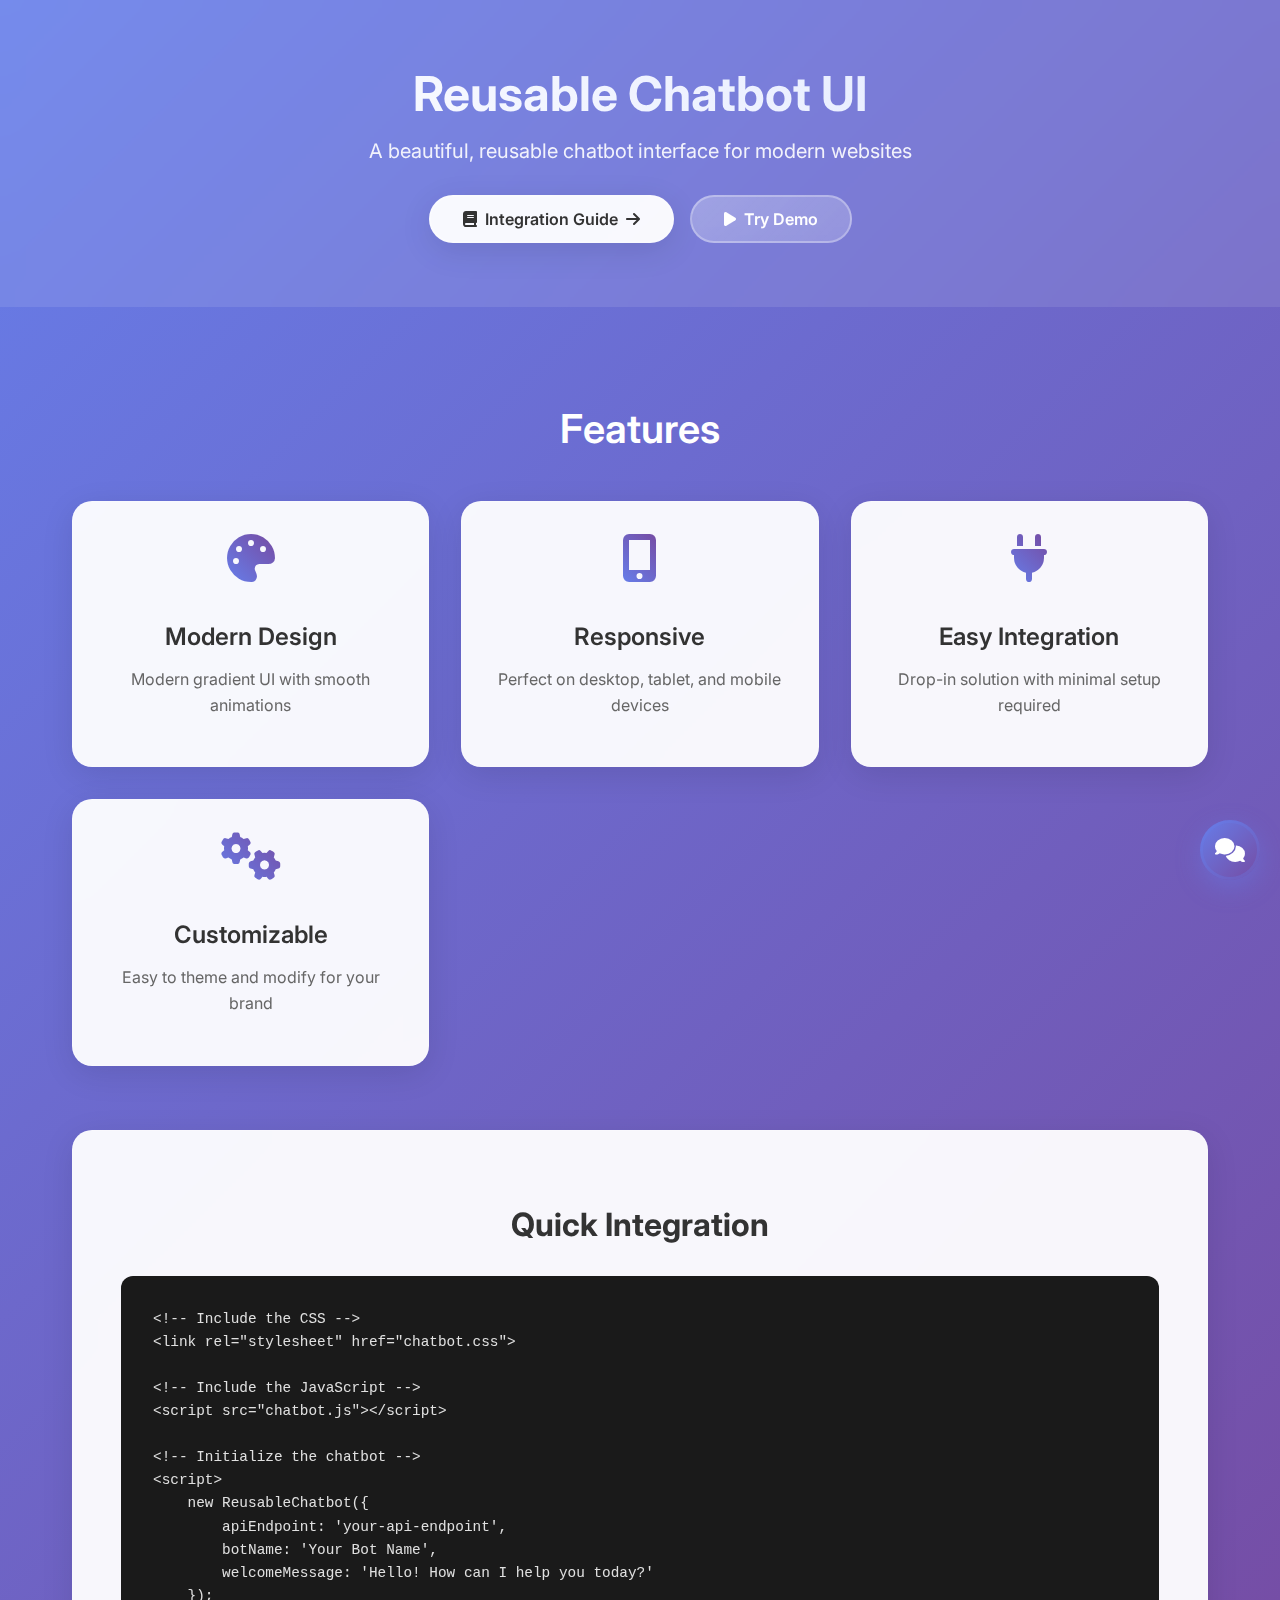
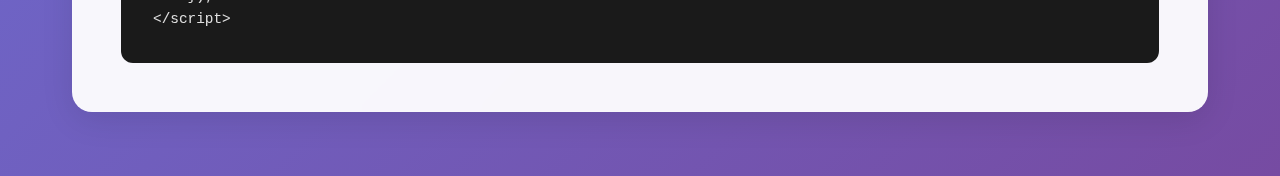
<file: index.html>
<!DOCTYPE html>
<html lang="en">
<head>
    <meta charset="UTF-8">
    <meta name="viewport" content="width=device-width, initial-scale=1.0">
    <title>Reusable Chatbot UI - Demo</title>
    <link rel="stylesheet" href="chatbot.css">
    <link href="https://fonts.googleapis.com/css2?family=Inter:wght@300;400;500;600;700&display=swap" rel="stylesheet">
    <link rel="stylesheet" href="https://cdnjs.cloudflare.com/ajax/libs/font-awesome/6.4.0/css/all.min.css">
</head>
<body>
    <!-- Demo Page Content -->
    <header class="demo-header">
        <div class="container">
            <h1>Reusable Chatbot UI</h1>
            <p>A beautiful, reusable chatbot interface for modern websites</p>
            <div class="header-actions">
                <a href="integration-guide.html" class="integration-guide-btn">
                    <i class="fas fa-book"></i>
                    <span>Integration Guide</span>
                    <i class="fas fa-arrow-right"></i>
                </a>
                <a href="#demo" class="demo-btn">
                    <i class="fas fa-play"></i>
                    <span>Try Demo</span>
                </a>
            </div>
        </div>
    </header>

    <main class="demo-content">
        <div class="container">
            <section class="features">
                <h2>Features</h2>
                <div class="feature-grid">
                    <div class="feature-card">
                        <i class="fas fa-palette"></i>
                        <h3>Modern Design</h3>
                        <p>Modern gradient UI with smooth animations</p>
                    </div>
                    <div class="feature-card">
                        <i class="fas fa-mobile-alt"></i>
                        <h3>Responsive</h3>
                        <p>Perfect on desktop, tablet, and mobile devices</p>
                    </div>
                    <div class="feature-card">
                        <i class="fas fa-plug"></i>
                        <h3>Easy Integration</h3>
                        <p>Drop-in solution with minimal setup required</p>
                    </div>
                    <div class="feature-card">
                        <i class="fas fa-cogs"></i>
                        <h3>Customizable</h3>
                        <p>Easy to theme and modify for your brand</p>
                    </div>
                </div>
            </section>

            <section class="integration" id="demo">
                <h2>Quick Integration</h2>
                <div class="code-block">
                    <pre><code>&lt;!-- Include the CSS --&gt;
&lt;link rel="stylesheet" href="chatbot.css"&gt;

&lt;!-- Include the JavaScript --&gt;
&lt;script src="chatbot.js"&gt;&lt;/script&gt;

&lt;!-- Initialize the chatbot --&gt;
&lt;script&gt;
    new ReusableChatbot({
        apiEndpoint: 'your-api-endpoint',
        botName: 'Your Bot Name',
        welcomeMessage: 'Hello! How can I help you today?'
    });
&lt;/script&gt;</code></pre>
                </div>
            </section>
        </div>
    </main>

    <!-- Reusable Chatbot Widget -->
    <div id="reusable-chatbot">
        <!-- Chatbot Toggle Button -->
        <div class="chatbot-toggle" id="chatbot-toggle">
            <i class="fas fa-comments"></i>
            <div class="pulse-ring"></div>
        </div>

        <!-- Chatbot Container -->
        <div class="chatbot-container" id="chatbot-container">
            <!-- Chatbot Header -->
            <div class="chatbot-header">
                <div class="bot-avatar">
                    <i class="fas fa-brain"></i>
                </div>
                <div class="bot-info">
                    <h3>AI Assistant</h3>
                    <span class="status">
                        <span class="status-dot"></span>
                        Online
                    </span>
                </div>
                <div class="chatbot-controls">
                    <button class="refresh-btn" id="refresh-btn" title="Clear chat">
                        <i class="fas fa-sync-alt"></i>
                    </button>
                    <button class="close-btn" id="close-btn">
                        <i class="fas fa-times"></i>
                    </button>
                </div>
            </div>

            <!-- Chatbot Messages -->
            <div class="chatbot-messages" id="chatbot-messages">
                <div class="message bot-message">
                    <div class="message-avatar">
                        <i class="fas fa-brain"></i>
                    </div>
                    <div class="message-content">
                        <div class="message-bubble">
                            Hello! 👋 I'm your AI assistant. How can I help you today?
                        </div>
                        <div class="message-time">just now</div>
                    </div>
                </div>
            </div>

            <!-- Typing Indicator -->
            <div class="typing-indicator" id="typing-indicator">
                <div class="message-avatar">
                    <i class="fas fa-brain"></i>
                </div>
                <div class="typing-bubble">
                    <div class="typing-dots">
                        <span></span>
                        <span></span>
                        <span></span>
                    </div>
                </div>
            </div>

            <!-- Chatbot Input -->
            <div class="chatbot-input">
                <div class="input-container">
                    <input type="text" id="message-input" placeholder="Type your message..." maxlength="500">
                    <div class="input-actions">
                        <button class="emoji-btn" id="emoji-btn">
                            <i class="far fa-smile"></i>
                        </button>
                        <button class="send-btn" id="send-btn">
                            <i class="fas fa-paper-plane"></i>
                        </button>
                    </div>
                </div>
                <div class="input-footer">
                    <span class="powered-by">Created by Abdul Manan</span>
                </div>
            </div>
        </div>
    </div>

    <script src="chatbot.js"></script>
    <script>
        // Initialize the demo chatbot
        document.addEventListener('DOMContentLoaded', function() {
            new ReusableChatbot({
                botName: 'AI Assistant',
                welcomeMessage: 'Hello! 👋 I\'m your AI assistant. How can I help you today?',
                responses: {
                    'hello': 'Hello there! How can I assist you today?',
                    'hi': 'Hi! What can I help you with?',
                    'help': 'I\'m here to help! You can ask me questions about our services, products, or anything else you\'d like to know.',
                    'features': 'This chatbot features a modern design, responsive layout, smooth animations, and easy integration!',
                    'default': 'I understand you\'re saying "{message}". This is a demo chatbot, so I have limited responses. In a real implementation, this would connect to your AI service!'
                }
            });

            // Smooth scroll for demo button
            const demoBtn = document.querySelector('.demo-btn');
            if (demoBtn) {
                demoBtn.addEventListener('click', function(e) {
                    e.preventDefault();
                    const target = document.querySelector('#demo');
                    if (target) {
                        target.scrollIntoView({
                            behavior: 'smooth',
                            block: 'start'
                        });
                    }
                });
            }
        });
    </script>
</body>
</html>
</file>
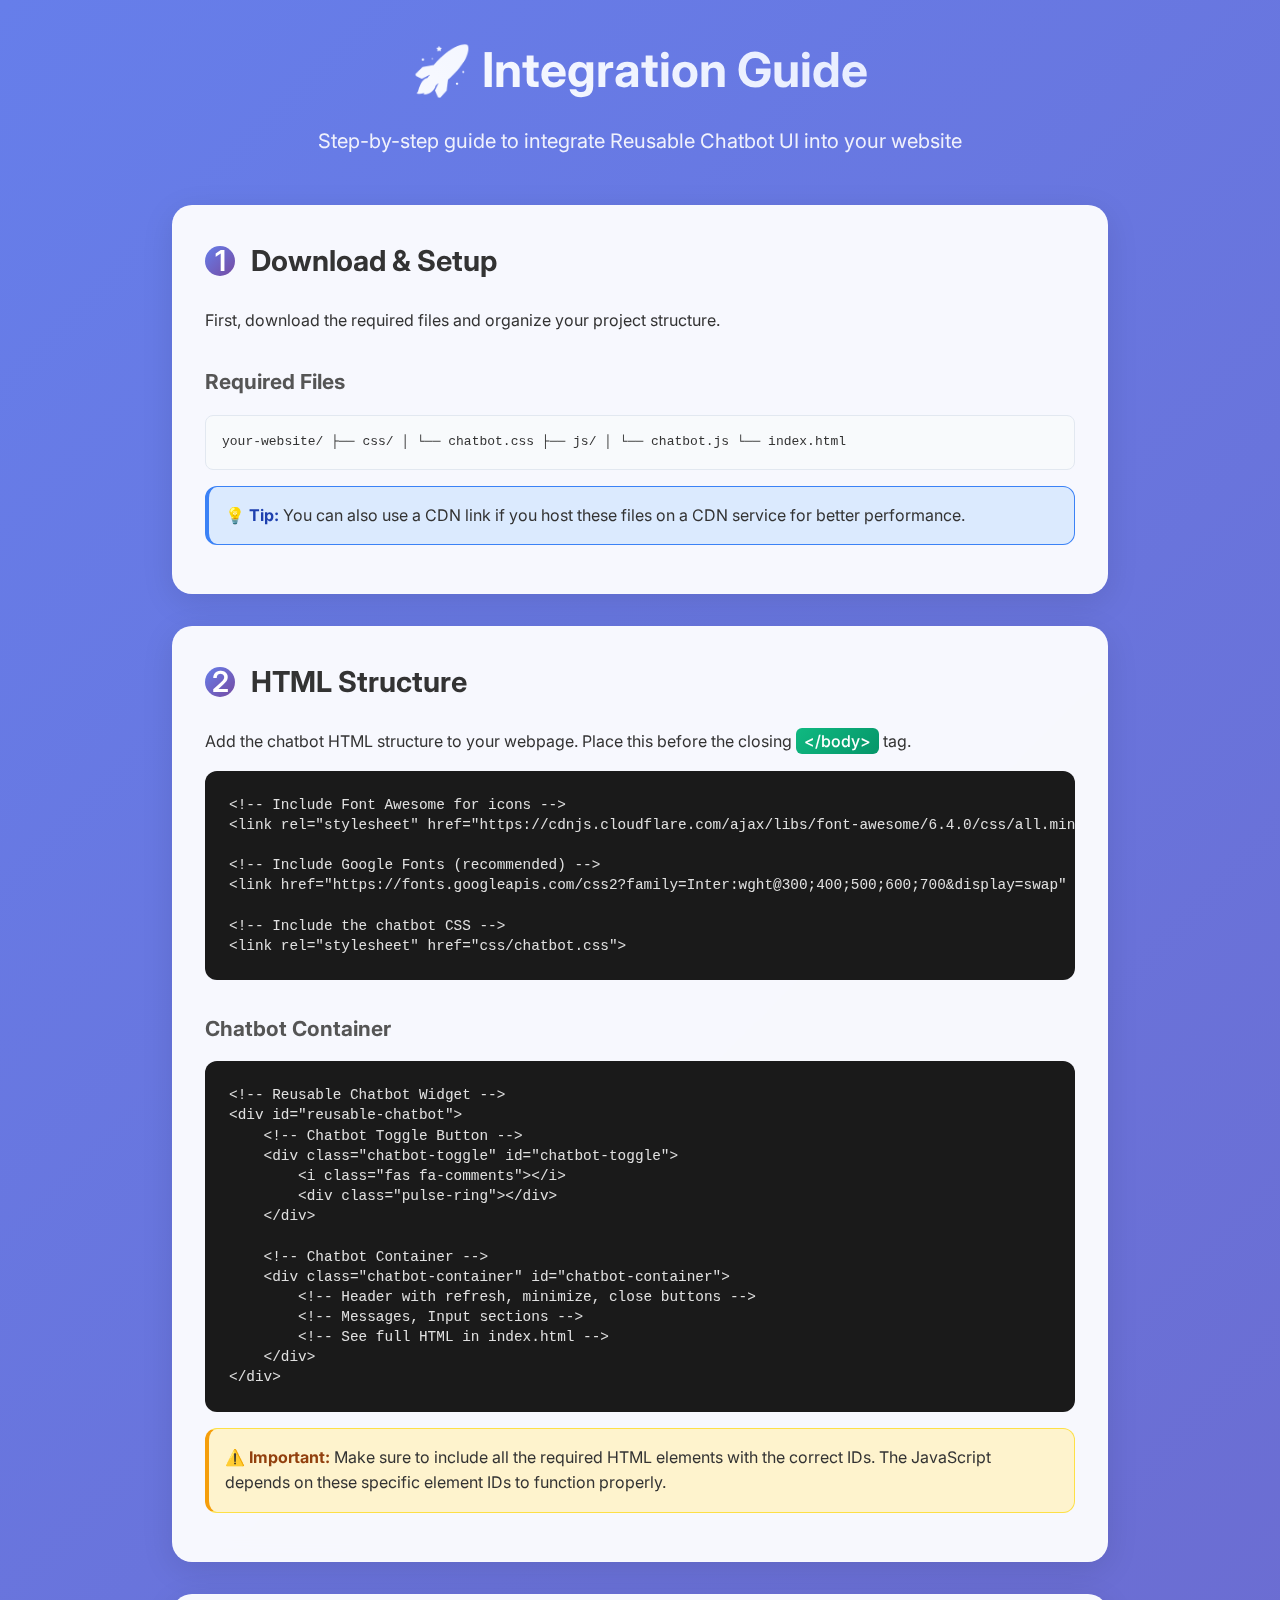
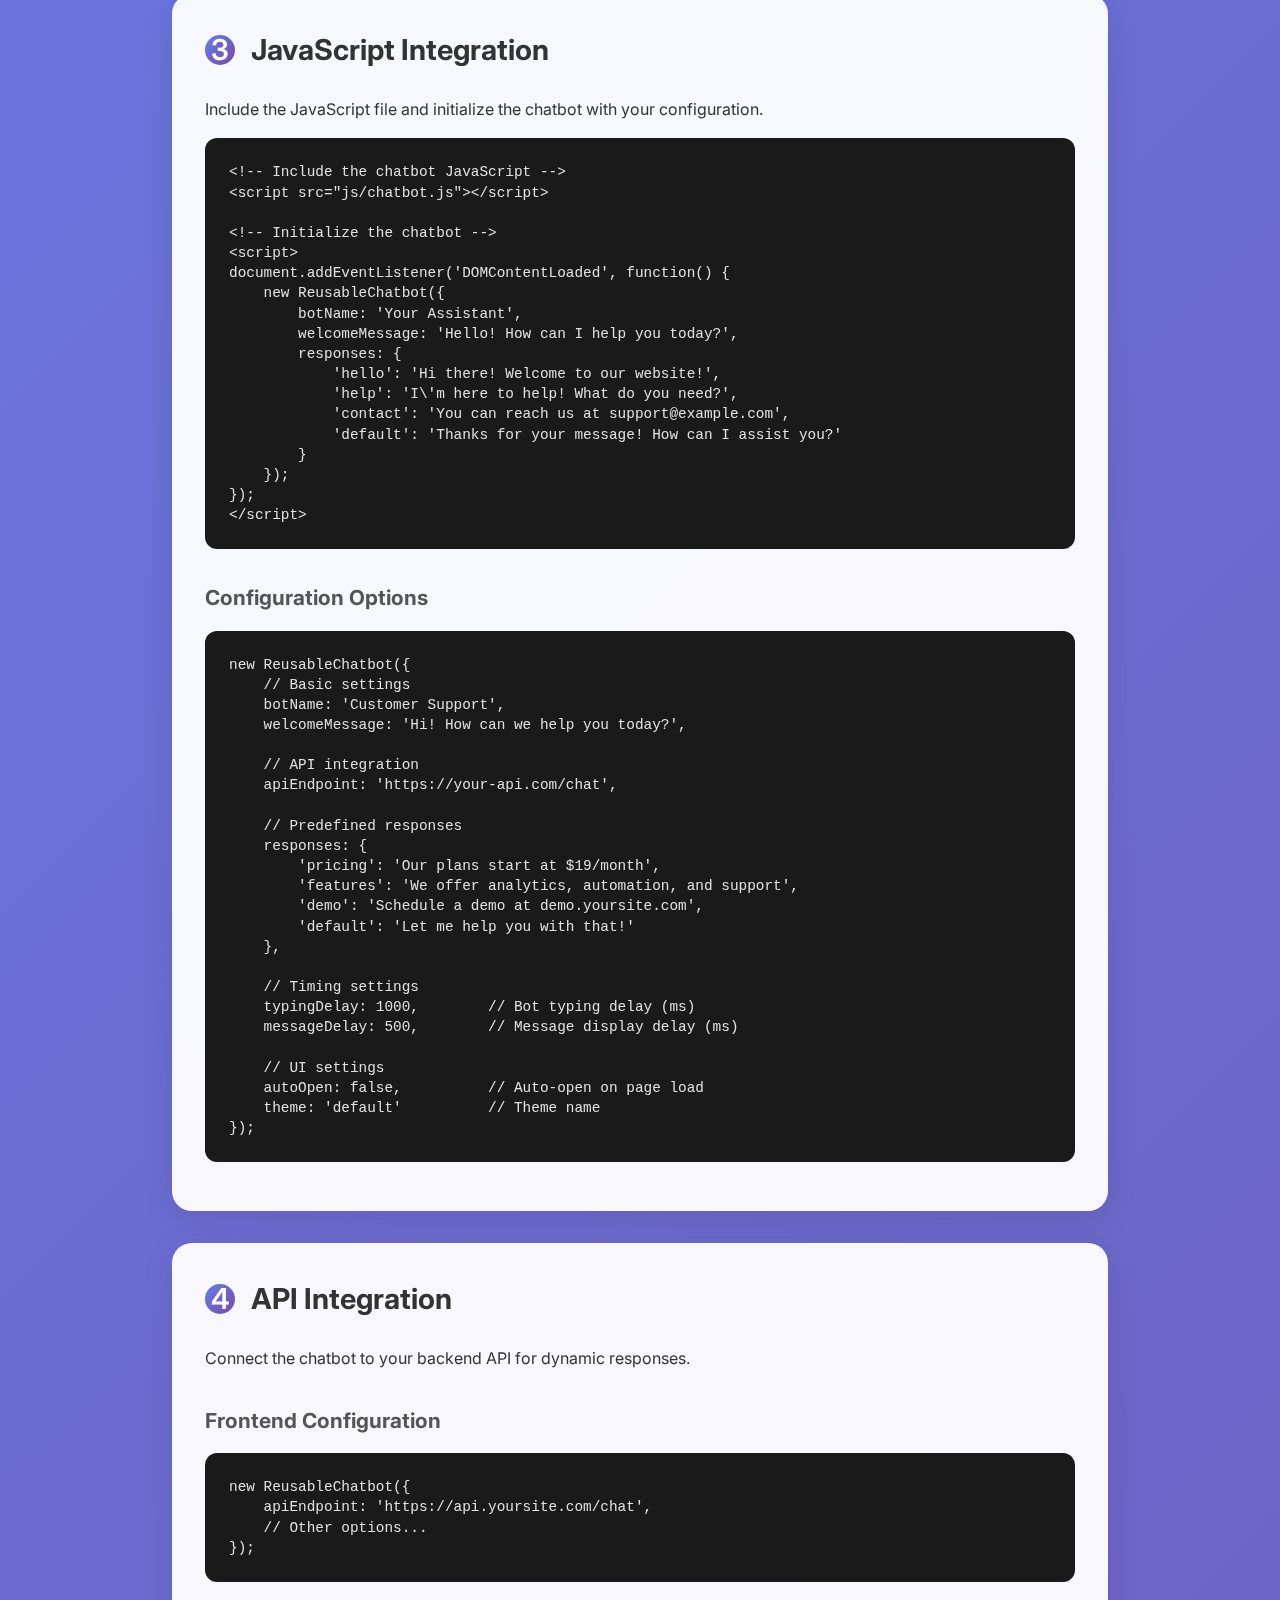
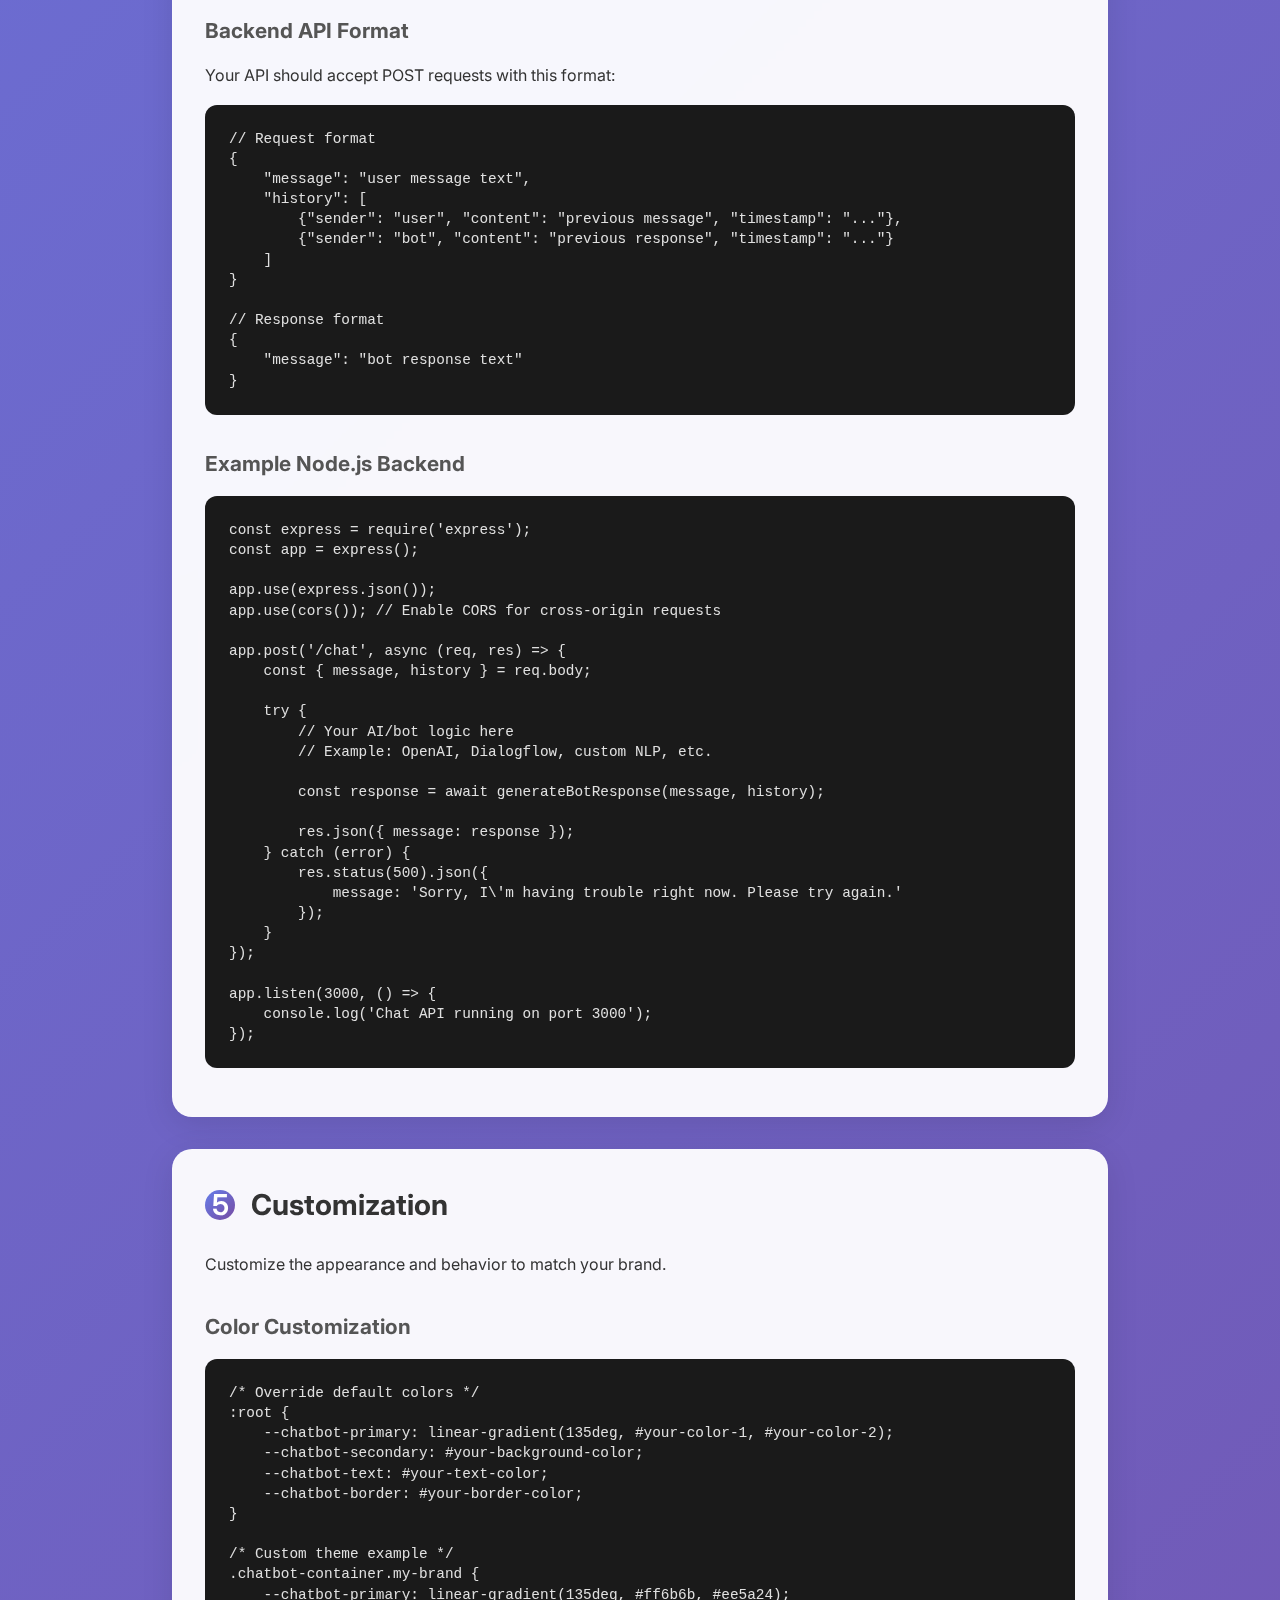
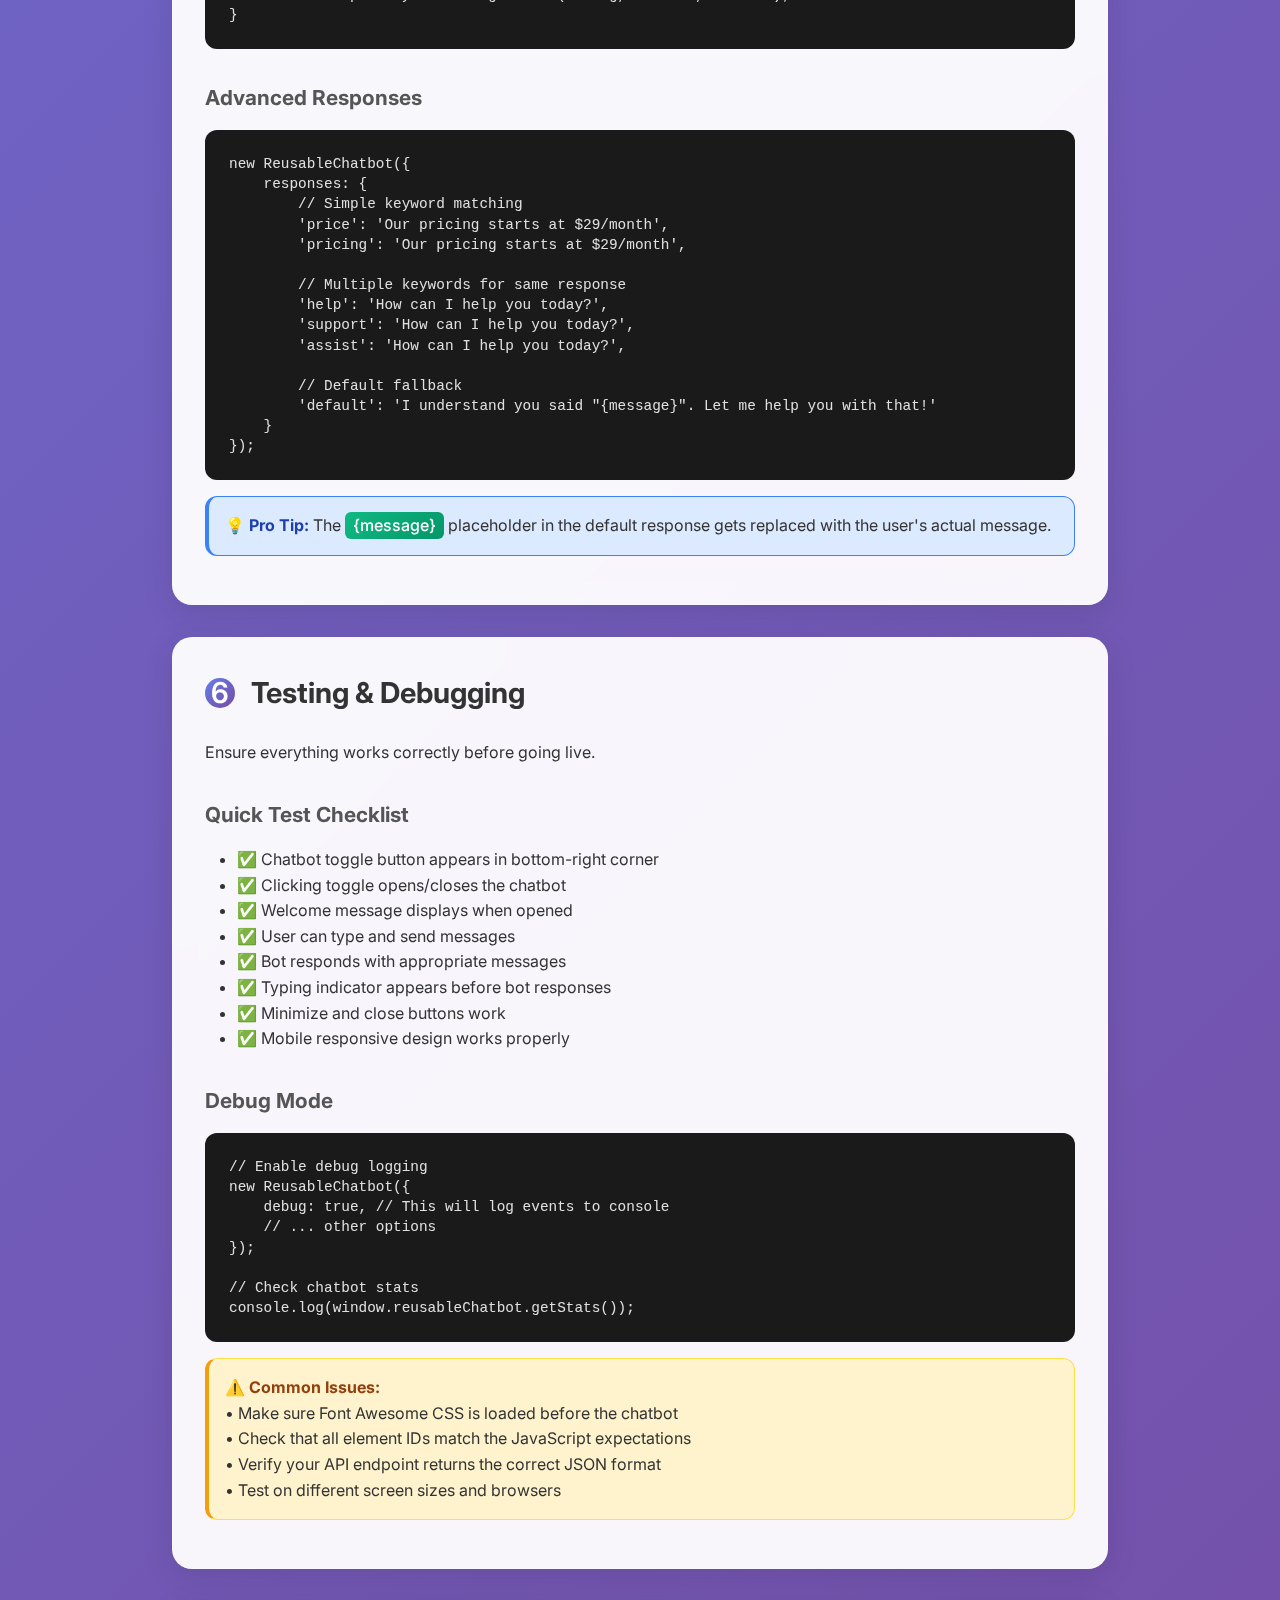
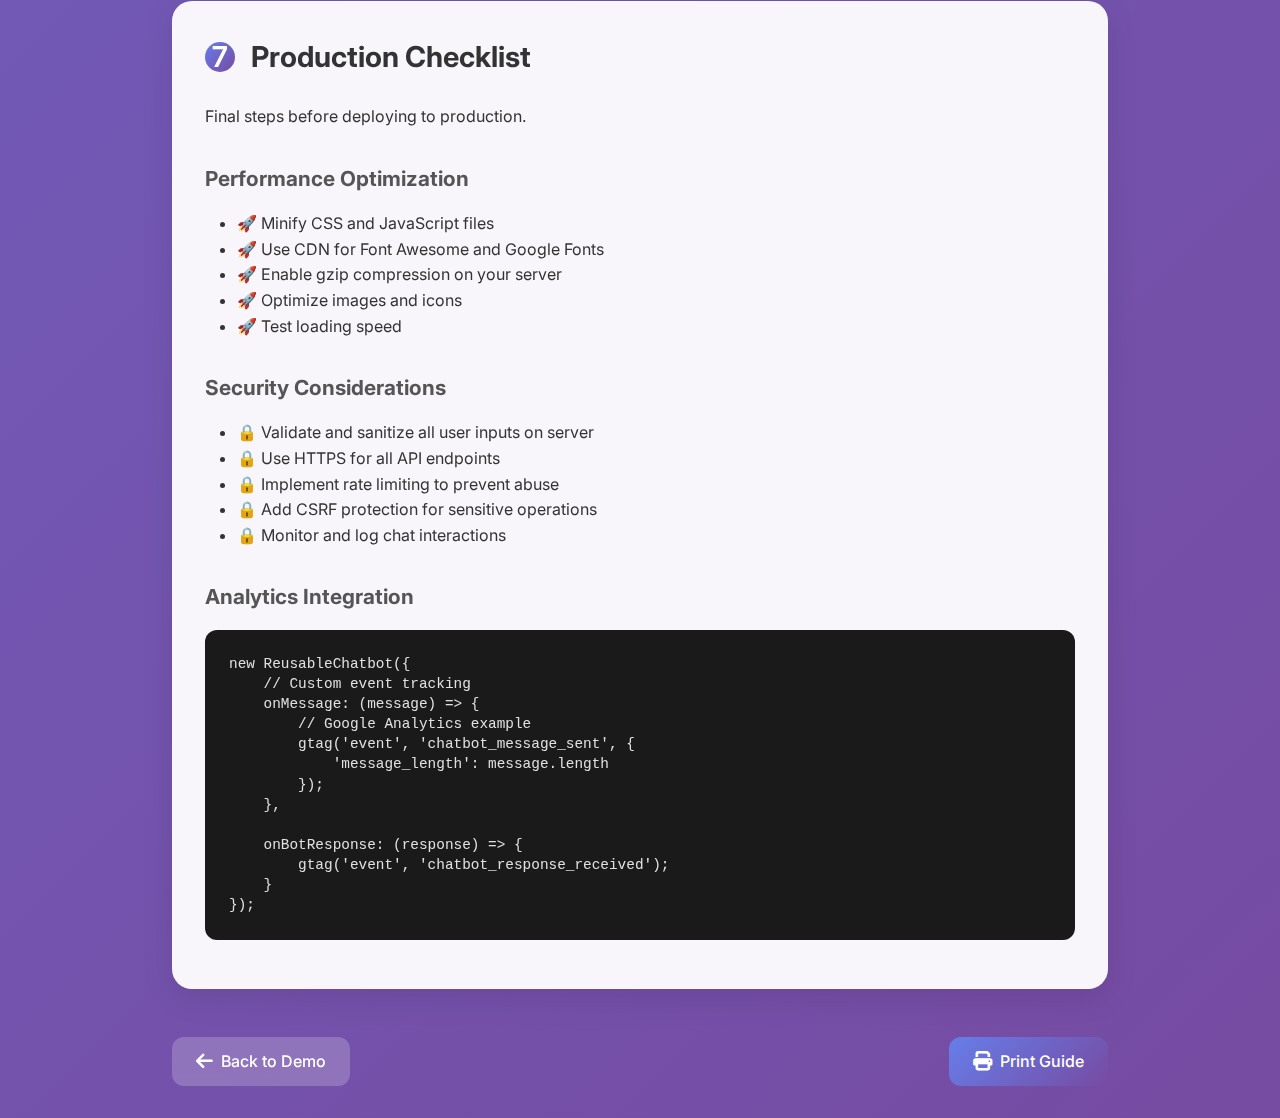
<file: integration-guide.html>
<!DOCTYPE html>
<html lang="en">
<head>
    <meta charset="UTF-8">
    <meta name="viewport" content="width=device-width, initial-scale=1.0">
    <title>Reusable Chatbot UI - Integration Guide</title>
    <style>
        * {
            margin: 0;
            padding: 0;
            box-sizing: border-box;
        }

        body {
            font-family: 'Inter', -apple-system, BlinkMacSystemFont, 'Segoe UI', Roboto, sans-serif;
            background: linear-gradient(135deg, #667eea 0%, #764ba2 100%);
            min-height: 100vh;
            color: #333;
            line-height: 1.6;
        }

        .container {
            max-width: 1000px;
            margin: 0 auto;
            padding: 2rem;
        }

        .header {
            text-align: center;
            color: white;
            margin-bottom: 3rem;
        }

        .header h1 {
            font-size: 3rem;
            font-weight: 700;
            margin-bottom: 1rem;
            background: linear-gradient(45deg, #fff, #e0e7ff);
            -webkit-background-clip: text;
            -webkit-text-fill-color: transparent;
            background-clip: text;
        }

        .header p {
            font-size: 1.25rem;
            opacity: 0.9;
        }

        .guide-section {
            background: rgba(255, 255, 255, 0.95);
            padding: 2rem;
            border-radius: 20px;
            margin-bottom: 2rem;
            backdrop-filter: blur(10px);
            border: 1px solid rgba(255, 255, 255, 0.2);
            box-shadow: 0 8px 32px rgba(0, 0, 0, 0.1);
        }

        .guide-section h2 {
            color: #333;
            font-size: 1.8rem;
            margin-bottom: 1.5rem;
            display: flex;
            align-items: center;
            gap: 0.5rem;
        }

        .guide-section h3 {
            color: #555;
            font-size: 1.3rem;
            margin: 2rem 0 1rem 0;
        }

        .code-block {
            background: #1a1a1a;
            color: #e0e0e0;
            padding: 1.5rem;
            border-radius: 12px;
            margin: 1rem 0;
            overflow-x: auto;
            font-family: 'Monaco', 'Menlo', 'Ubuntu Mono', monospace;
            font-size: 0.9rem;
            line-height: 1.4;
        }

        .step {
            background: linear-gradient(135deg, #667eea 0%, #764ba2 100%);
            color: white;
            width: 30px;
            height: 30px;
            border-radius: 50%;
            display: inline-flex;
            align-items: center;
            justify-content: center;
            font-weight: 600;
            margin-right: 0.5rem;
        }

        .highlight {
            background: linear-gradient(135deg, #10b981 0%, #059669 100%);
            color: white;
            padding: 0.2rem 0.5rem;
            border-radius: 6px;
            font-weight: 500;
        }

        .warning {
            background: #fef3cd;
            border: 1px solid #fde047;
            border-radius: 12px;
            padding: 1rem;
            margin: 1rem 0;
            border-left: 4px solid #f59e0b;
        }

        .warning strong {
            color: #92400e;
        }

        .tip {
            background: #dbeafe;
            border: 1px solid #3b82f6;
            border-radius: 12px;
            padding: 1rem;
            margin: 1rem 0;
            border-left: 4px solid #3b82f6;
        }

        .tip strong {
            color: #1e40af;
        }

        .file-structure {
            background: #f8fafc;
            border: 1px solid #e2e8f0;
            border-radius: 8px;
            padding: 1rem;
            font-family: monospace;
            margin: 1rem 0;
        }

        .nav-buttons {
            display: flex;
            justify-content: space-between;
            align-items: center;
            margin-top: 3rem;
        }

        .btn {
            background: linear-gradient(135deg, #667eea 0%, #764ba2 100%);
            color: white;
            padding: 0.75rem 1.5rem;
            border: none;
            border-radius: 12px;
            text-decoration: none;
            font-weight: 500;
            cursor: pointer;
            transition: all 0.3s ease;
            display: inline-flex;
            align-items: center;
            gap: 0.5rem;
        }

        .btn:hover {
            transform: translateY(-2px);
            box-shadow: 0 8px 25px rgba(102, 126, 234, 0.4);
        }

        .btn-secondary {
            background: rgba(255, 255, 255, 0.2);
            backdrop-filter: blur(10px);
        }

        .icon {
            font-size: 1.2rem;
        }

        @media (max-width: 768px) {
            .container {
                padding: 1rem;
            }

            .header h1 {
                font-size: 2rem;
            }

            .guide-section {
                padding: 1.5rem;
            }

            .nav-buttons {
                flex-direction: column;
                gap: 1rem;
            }

            .code-block {
                font-size: 0.8rem;
            }
        }
    </style>
    <link href="https://fonts.googleapis.com/css2?family=Inter:wght@300;400;500;600;700&display=swap" rel="stylesheet">
    <link rel="stylesheet" href="https://cdnjs.cloudflare.com/ajax/libs/font-awesome/6.4.0/css/all.min.css">
</head>
<body>
    <div class="container">
        <div class="header">
            <h1>🚀 Integration Guide</h1>
            <p>Step-by-step guide to integrate Reusable Chatbot UI into your website</p>
        </div>

        <div class="guide-section">
            <h2><span class="step">1</span> Download & Setup</h2>
            <p>First, download the required files and organize your project structure.</p>

            <h3>Required Files</h3>
            <div class="file-structure">
your-website/
├── css/
│   └── chatbot.css
├── js/
│   └── chatbot.js
└── index.html
            </div>

            <div class="tip">
                <strong>💡 Tip:</strong> You can also use a CDN link if you host these files on a CDN service for better performance.
            </div>
        </div>

        <div class="guide-section">
            <h2><span class="step">2</span> HTML Structure</h2>
            <p>Add the chatbot HTML structure to your webpage. Place this before the closing <span class="highlight">&lt;/body&gt;</span> tag.</p>

            <div class="code-block">
                <pre><code>&lt;!-- Include Font Awesome for icons --&gt;
&lt;link rel="stylesheet" href="https://cdnjs.cloudflare.com/ajax/libs/font-awesome/6.4.0/css/all.min.css"&gt;

&lt;!-- Include Google Fonts (recommended) --&gt;
&lt;link href="https://fonts.googleapis.com/css2?family=Inter:wght@300;400;500;600;700&display=swap" rel="stylesheet"&gt;

&lt;!-- Include the chatbot CSS --&gt;
&lt;link rel="stylesheet" href="css/chatbot.css"&gt;</code></pre>
            </div>

            <h3>Chatbot Container</h3>
            <div class="code-block">
                <pre><code>&lt;!-- Reusable Chatbot Widget --&gt;
&lt;div id="reusable-chatbot"&gt;
    &lt;!-- Chatbot Toggle Button --&gt;
    &lt;div class="chatbot-toggle" id="chatbot-toggle"&gt;
        &lt;i class="fas fa-comments"&gt;&lt;/i&gt;
        &lt;div class="pulse-ring"&gt;&lt;/div&gt;
    &lt;/div&gt;

    &lt;!-- Chatbot Container --&gt;
    &lt;div class="chatbot-container" id="chatbot-container"&gt;
        &lt;!-- Header with refresh, minimize, close buttons --&gt;
        &lt;!-- Messages, Input sections --&gt;
        &lt;!-- See full HTML in index.html --&gt;
    &lt;/div&gt;
&lt;/div&gt;</code></pre>
            </div>

            <div class="warning">
                <strong>⚠️ Important:</strong> Make sure to include all the required HTML elements with the correct IDs. The JavaScript depends on these specific element IDs to function properly.
            </div>
        </div>

        <div class="guide-section">
            <h2><span class="step">3</span> JavaScript Integration</h2>
            <p>Include the JavaScript file and initialize the chatbot with your configuration.</p>

            <div class="code-block">
                <pre><code>&lt;!-- Include the chatbot JavaScript --&gt;
&lt;script src="js/chatbot.js"&gt;&lt;/script&gt;

&lt;!-- Initialize the chatbot --&gt;
&lt;script&gt;
document.addEventListener('DOMContentLoaded', function() {
    new ReusableChatbot({
        botName: 'Your Assistant',
        welcomeMessage: 'Hello! How can I help you today?',
        responses: {
            'hello': 'Hi there! Welcome to our website!',
            'help': 'I\'m here to help! What do you need?',
            'contact': 'You can reach us at support@example.com',
            'default': 'Thanks for your message! How can I assist you?'
        }
    });
});
&lt;/script&gt;</code></pre>
            </div>

            <h3>Configuration Options</h3>
            <div class="code-block">
                <pre><code>new ReusableChatbot({
    // Basic settings
    botName: 'Customer Support',
    welcomeMessage: 'Hi! How can we help you today?',
    
    // API integration
    apiEndpoint: 'https://your-api.com/chat',
    
    // Predefined responses
    responses: {
        'pricing': 'Our plans start at $19/month',
        'features': 'We offer analytics, automation, and support',
        'demo': 'Schedule a demo at demo.yoursite.com',
        'default': 'Let me help you with that!'
    },
    
    // Timing settings
    typingDelay: 1000,        // Bot typing delay (ms)
    messageDelay: 500,        // Message display delay (ms)
    
    // UI settings
    autoOpen: false,          // Auto-open on page load
    theme: 'default'          // Theme name
});</code></pre>
            </div>
        </div>

        <div class="guide-section">
            <h2><span class="step">4</span> API Integration</h2>
            <p>Connect the chatbot to your backend API for dynamic responses.</p>

            <h3>Frontend Configuration</h3>
            <div class="code-block">
                <pre><code>new ReusableChatbot({
    apiEndpoint: 'https://api.yoursite.com/chat',
    // Other options...
});</code></pre>
            </div>

            <h3>Backend API Format</h3>
            <p>Your API should accept POST requests with this format:</p>
            <div class="code-block">
                <pre><code>// Request format
{
    "message": "user message text",
    "history": [
        {"sender": "user", "content": "previous message", "timestamp": "..."},
        {"sender": "bot", "content": "previous response", "timestamp": "..."}
    ]
}

// Response format
{
    "message": "bot response text"
}</code></pre>
            </div>

            <h3>Example Node.js Backend</h3>
            <div class="code-block">
                <pre><code>const express = require('express');
const app = express();

app.use(express.json());
app.use(cors()); // Enable CORS for cross-origin requests

app.post('/chat', async (req, res) => {
    const { message, history } = req.body;
    
    try {
        // Your AI/bot logic here
        // Example: OpenAI, Dialogflow, custom NLP, etc.
        
        const response = await generateBotResponse(message, history);
        
        res.json({ message: response });
    } catch (error) {
        res.status(500).json({ 
            message: 'Sorry, I\'m having trouble right now. Please try again.' 
        });
    }
});

app.listen(3000, () => {
    console.log('Chat API running on port 3000');
});</code></pre>
            </div>
        </div>

        <div class="guide-section">
            <h2><span class="step">5</span> Customization</h2>
            <p>Customize the appearance and behavior to match your brand.</p>

            <h3>Color Customization</h3>
            <div class="code-block">
                <pre><code>/* Override default colors */
:root {
    --chatbot-primary: linear-gradient(135deg, #your-color-1, #your-color-2);
    --chatbot-secondary: #your-background-color;
    --chatbot-text: #your-text-color;
    --chatbot-border: #your-border-color;
}

/* Custom theme example */
.chatbot-container.my-brand {
    --chatbot-primary: linear-gradient(135deg, #ff6b6b, #ee5a24);
}</code></pre>
            </div>

            <h3>Advanced Responses</h3>
            <div class="code-block">
                <pre><code>new ReusableChatbot({
    responses: {
        // Simple keyword matching
        'price': 'Our pricing starts at $29/month',
        'pricing': 'Our pricing starts at $29/month',
        
        // Multiple keywords for same response
        'help': 'How can I help you today?',
        'support': 'How can I help you today?',
        'assist': 'How can I help you today?',
        
        // Default fallback
        'default': 'I understand you said "{message}". Let me help you with that!'
    }
});</code></pre>
            </div>

            <div class="tip">
                <strong>💡 Pro Tip:</strong> The <span class="highlight">{message}</span> placeholder in the default response gets replaced with the user's actual message.
            </div>
        </div>

        <div class="guide-section">
            <h2><span class="step">6</span> Testing & Debugging</h2>
            <p>Ensure everything works correctly before going live.</p>

            <h3>Quick Test Checklist</h3>
            <ul style="margin-left: 2rem; margin-top: 1rem;">
                <li>✅ Chatbot toggle button appears in bottom-right corner</li>
                <li>✅ Clicking toggle opens/closes the chatbot</li>
                <li>✅ Welcome message displays when opened</li>
                <li>✅ User can type and send messages</li>
                <li>✅ Bot responds with appropriate messages</li>
                <li>✅ Typing indicator appears before bot responses</li>
                <li>✅ Minimize and close buttons work</li>
                <li>✅ Mobile responsive design works properly</li>
            </ul>

            <h3>Debug Mode</h3>
            <div class="code-block">
                <pre><code>// Enable debug logging
new ReusableChatbot({
    debug: true, // This will log events to console
    // ... other options
});

// Check chatbot stats
console.log(window.reusableChatbot.getStats());</code></pre>
            </div>

            <div class="warning">
                <strong>⚠️ Common Issues:</strong><br>
                • Make sure Font Awesome CSS is loaded before the chatbot<br>
                • Check that all element IDs match the JavaScript expectations<br>
                • Verify your API endpoint returns the correct JSON format<br>
                • Test on different screen sizes and browsers
            </div>
        </div>

        <div class="guide-section">
            <h2><span class="step">7</span> Production Checklist</h2>
            <p>Final steps before deploying to production.</p>

            <h3>Performance Optimization</h3>
            <ul style="margin-left: 2rem; margin-top: 1rem;">
                <li>🚀 Minify CSS and JavaScript files</li>
                <li>🚀 Use CDN for Font Awesome and Google Fonts</li>
                <li>🚀 Enable gzip compression on your server</li>
                <li>🚀 Optimize images and icons</li>
                <li>🚀 Test loading speed</li>
            </ul>

            <h3>Security Considerations</h3>
            <ul style="margin-left: 2rem; margin-top: 1rem;">
                <li>🔒 Validate and sanitize all user inputs on server</li>
                <li>🔒 Use HTTPS for all API endpoints</li>
                <li>🔒 Implement rate limiting to prevent abuse</li>
                <li>🔒 Add CSRF protection for sensitive operations</li>
                <li>🔒 Monitor and log chat interactions</li>
            </ul>

            <h3>Analytics Integration</h3>
            <div class="code-block">
                <pre><code>new ReusableChatbot({
    // Custom event tracking
    onMessage: (message) => {
        // Google Analytics example
        gtag('event', 'chatbot_message_sent', {
            'message_length': message.length
        });
    },
    
    onBotResponse: (response) => {
        gtag('event', 'chatbot_response_received');
    }
});</code></pre>
            </div>
        </div>

        <div class="nav-buttons">
            <a href="index.html" class="btn btn-secondary">
                <i class="fas fa-arrow-left icon"></i>
                Back to Demo
            </a>
            <a href="#" class="btn" onclick="window.print(); return false;">
                <i class="fas fa-print icon"></i>
                Print Guide
            </a>
        </div>
    </div>

    <script>
        // Add some interactivity to the guide
        document.querySelectorAll('.code-block').forEach(block => {
            block.addEventListener('click', function() {
                // Select code text for easy copying
                const range = document.createRange();
                range.selectNodeContents(this);
                const selection = window.getSelection();
                selection.removeAllRanges();
                selection.addRange(range);
            });
            
            // Add copy indicator
            block.style.cursor = 'pointer';
            block.title = 'Click to select code for copying';
        });

        // Smooth scrolling for anchor links
        document.querySelectorAll('a[href^="#"]').forEach(anchor => {
            anchor.addEventListener('click', function (e) {
                e.preventDefault();
                const target = document.querySelector(this.getAttribute('href'));
                if (target) {
                    target.scrollIntoView({
                        behavior: 'smooth',
                        block: 'start'
                    });
                }
            });
        });
    </script>
</body>
</html>
</file>
<file: chatbot.css>
/* Reusable Chatbot UI Styles */
* {
    box-sizing: border-box;
}

/* Demo page styles */
body {
    font-family: 'Inter', -apple-system, BlinkMacSystemFont, 'Segoe UI', Roboto, sans-serif;
    margin: 0;
    padding: 0;
    background: linear-gradient(135deg, #667eea 0%, #764ba2 100%);
    min-height: 100vh;
    color: #333;
}

.demo-header {
    background: rgba(255, 255, 255, 0.1);
    backdrop-filter: blur(10px);
    padding: 4rem 0;
    text-align: center;
    color: white;
}

.container {
    max-width: 1200px;
    margin: 0 auto;
    padding: 0 2rem;
}

.demo-header h1 {
    font-size: 3rem;
    font-weight: 700;
    margin: 0 0 1rem 0;
    background: linear-gradient(45deg, #fff, #e0e7ff);
    -webkit-background-clip: text;
    -webkit-text-fill-color: transparent;
    background-clip: text;
}

.demo-header p {
    font-size: 1.25rem;
    opacity: 0.9;
    margin: 0 0 2rem 0;
}

.header-actions {
    display: flex;
    gap: 1rem;
    justify-content: center;
    align-items: center;
    flex-wrap: wrap;
}

.integration-guide-btn,
.demo-btn {
    display: inline-flex;
    align-items: center;
    gap: 0.5rem;
    padding: 0.75rem 2rem;
    border-radius: 50px;
    text-decoration: none;
    font-weight: 600;
    font-size: 1rem;
    transition: all 0.3s ease;
    position: relative;
    overflow: hidden;
}

.integration-guide-btn {
    background: rgba(255, 255, 255, 0.95);
    color: #333;
    border: 2px solid rgba(255, 255, 255, 0.3);
    backdrop-filter: blur(10px);
    box-shadow: 0 8px 32px rgba(0, 0, 0, 0.1);
}

.integration-guide-btn:hover {
    background: white;
    transform: translateY(-3px);
    box-shadow: 0 12px 40px rgba(0, 0, 0, 0.2);
    color: #667eea;
}

.integration-guide-btn:hover i:last-child {
    transform: translateX(5px);
}

.demo-btn {
    background: linear-gradient(135deg, rgba(255, 255, 255, 0.2), rgba(255, 255, 255, 0.1));
    color: white;
    border: 2px solid rgba(255, 255, 255, 0.3);
    backdrop-filter: blur(10px);
}

.demo-btn:hover {
    background: linear-gradient(135deg, rgba(255, 255, 255, 0.3), rgba(255, 255, 255, 0.2));
    transform: translateY(-3px);
    box-shadow: 0 12px 40px rgba(255, 255, 255, 0.2);
}

.integration-guide-btn i:last-child,
.demo-btn i:last-child {
    transition: transform 0.3s ease;
}

.demo-btn:hover i:last-child {
    transform: translateX(3px);
}

.demo-content {
    padding: 4rem 0;
}

.features h2 {
    text-align: center;
    font-size: 2.5rem;
    font-weight: 600;
    color: white;
    margin-bottom: 3rem;
}

.feature-grid {
    display: grid;
    grid-template-columns: repeat(auto-fit, minmax(280px, 1fr));
    gap: 2rem;
    margin-bottom: 4rem;
}

.feature-card {
    background: rgba(255, 255, 255, 0.95);
    padding: 2rem;
    border-radius: 20px;
    text-align: center;
    backdrop-filter: blur(10px);
    border: 1px solid rgba(255, 255, 255, 0.2);
    box-shadow: 0 8px 32px rgba(0, 0, 0, 0.1);
    transition: transform 0.3s ease, box-shadow 0.3s ease;
}

.feature-card:hover {
    transform: translateY(-5px);
    box-shadow: 0 12px 40px rgba(0, 0, 0, 0.15);
}

.feature-card i {
    font-size: 3rem;
    background: linear-gradient(45deg, #667eea, #764ba2);
    -webkit-background-clip: text;
    -webkit-text-fill-color: transparent;
    background-clip: text;
    margin-bottom: 1rem;
}

.feature-card h3 {
    font-size: 1.5rem;
    font-weight: 600;
    margin-bottom: 1rem;
    color: #333;
}

.feature-card p {
    color: #666;
    line-height: 1.6;
}

.integration {
    background: rgba(255, 255, 255, 0.95);
    padding: 3rem;
    border-radius: 20px;
    backdrop-filter: blur(10px);
    border: 1px solid rgba(255, 255, 255, 0.2);
    box-shadow: 0 8px 32px rgba(0, 0, 0, 0.1);
}

.integration h2 {
    color: #333;
    font-size: 2rem;
    margin-bottom: 2rem;
    text-align: center;
}

.code-block {
    background: #1a1a1a;
    border-radius: 12px;
    padding: 2rem;
    overflow-x: auto;
}

.code-block pre {
    margin: 0;
    color: #e0e0e0;
    font-family: 'Monaco', 'Menlo', 'Ubuntu Mono', monospace;
    font-size: 0.9rem;
    line-height: 1.6;
}

/* Reusable Chatbot Styles */
#reusable-chatbot {
    position: fixed;
    bottom: 20px;
    right: 20px;
    z-index: 10000;
    font-family: 'Inter', -apple-system, BlinkMacSystemFont, 'Segoe UI', Roboto, sans-serif;
}

/* Chatbot Toggle Button */
.chatbot-toggle {
    position: relative;
    width: 60px;
    height: 60px;
    background: linear-gradient(135deg, #667eea 0%, #764ba2 100%);
    border-radius: 50%;
    cursor: pointer;
    display: flex;
    align-items: center;
    justify-content: center;
    color: white;
    font-size: 24px;
    box-shadow: 0 8px 25px rgba(102, 126, 234, 0.4);
    transition: all 0.3s ease;
    animation: float 3s ease-in-out infinite;
}

.chatbot-toggle:hover {
    transform: scale(1.1);
    box-shadow: 0 12px 35px rgba(102, 126, 234, 0.6);
}

.chatbot-toggle.active {
    background: linear-gradient(135deg, #ff6b6b 0%, #ee5a24 100%);
    box-shadow: 0 8px 25px rgba(255, 107, 107, 0.4);
}

/* Pulse Ring Animation */
.pulse-ring {
    position: absolute;
    width: 60px;
    height: 60px;
    border: 3px solid rgba(102, 126, 234, 0.3);
    border-radius: 50%;
    animation: pulse 2s infinite;
}

@keyframes pulse {
    0% {
        transform: scale(1);
        opacity: 1;
    }
    100% {
        transform: scale(1.8);
        opacity: 0;
    }
}

@keyframes float {
    0%, 100% {
        transform: translateY(0px);
    }
    50% {
        transform: translateY(-10px);
    }
}

/* Chatbot Container */
.chatbot-container {
    position: absolute;
    bottom: 80px;
    right: 0;
    width: 380px;
    height: 600px;
    background: white;
    border-radius: 20px;
    box-shadow: 0 20px 60px rgba(0, 0, 0, 0.2);
    display: none;
    flex-direction: column;
    overflow: hidden;
    border: 1px solid rgba(255, 255, 255, 0.3);
    backdrop-filter: blur(20px);
    animation: slideUp 0.3s ease;
}

.chatbot-container.show {
    display: flex;
}



@keyframes slideUp {
    from {
        opacity: 0;
        transform: translateY(20px);
    }
    to {
        opacity: 1;
        transform: translateY(0);
    }
}

/* Chatbot Header */
.chatbot-header {
    background: linear-gradient(135deg, #667eea 0%, #764ba2 100%);
    padding: 20px;
    display: flex;
    align-items: center;
    gap: 15px;
    color: white;
    border-radius: 20px 20px 0 0;
}

.bot-avatar {
    width: 40px;
    height: 40px;
    background: linear-gradient(135deg, rgba(255, 255, 255, 0.3), rgba(255, 255, 255, 0.1));
    border-radius: 50%;
    display: flex;
    align-items: center;
    justify-content: center;
    font-size: 18px;
    backdrop-filter: blur(10px);
    border: 2px solid rgba(255, 255, 255, 0.2);
    position: relative;
    overflow: hidden;
}

.bot-avatar::before {
    content: '';
    position: absolute;
    top: -50%;
    left: -50%;
    width: 200%;
    height: 200%;
    background: linear-gradient(45deg, transparent, rgba(255, 255, 255, 0.1), transparent);
    animation: shimmer 3s infinite;
}

.bot-avatar i {
    position: relative;
    z-index: 1;
    color: #ffffff;
    text-shadow: 0 0 10px rgba(255, 255, 255, 0.5);
}

@keyframes shimmer {
    0% {
        transform: translateX(-100%) translateY(-100%) rotate(45deg);
    }
    100% {
        transform: translateX(100%) translateY(100%) rotate(45deg);
    }
}

.bot-info {
    flex: 1;
}

.bot-info h3 {
    margin: 0;
    font-size: 16px;
    font-weight: 600;
}

.status {
    display: flex;
    align-items: center;
    gap: 5px;
    font-size: 12px;
    opacity: 0.9;
    margin-top: 2px;
}

.status-dot {
    width: 8px;
    height: 8px;
    background: #10b981;
    border-radius: 50%;
    animation: pulse-dot 2s infinite;
}

@keyframes pulse-dot {
    0%, 100% {
        opacity: 1;
    }
    50% {
        opacity: 0.5;
    }
}

.chatbot-controls {
    display: flex;
    gap: 10px;
}

.chatbot-controls button {
    width: 30px;
    height: 30px;
    background: rgba(255, 255, 255, 0.2);
    border: none;
    border-radius: 8px;
    color: white;
    cursor: pointer;
    display: flex;
    align-items: center;
    justify-content: center;
    transition: all 0.2s ease;
    backdrop-filter: blur(10px);
}

.chatbot-controls button:hover {
    background: rgba(255, 255, 255, 0.3);
    transform: scale(1.1);
}

.refresh-btn:hover {
    transform: rotate(180deg) scale(1.1) !important;
    transition: transform 0.3s ease !important;
}

/* Messages Container */
.chatbot-messages {
    flex: 1;
    padding: 20px;
    overflow-y: auto;
    background: linear-gradient(135deg, #f8fafc 0%, #e2e8f0 50%, #f1f5f9 100%);
    background-size: 200% 200%;
    animation: gradientShift 8s ease infinite;
    position: relative;
    scrollbar-width: thin;
    scrollbar-color: #cbd5e1 transparent;
}

.chatbot-messages::before {
    content: '';
    position: absolute;
    top: 0;
    left: 0;
    right: 0;
    bottom: 0;
    background-image: 
        radial-gradient(circle at 20% 80%, rgba(120, 119, 198, 0.1) 0%, transparent 50%),
        radial-gradient(circle at 80% 20%, rgba(255, 119, 198, 0.1) 0%, transparent 50%),
        radial-gradient(circle at 40% 40%, rgba(120, 219, 255, 0.1) 0%, transparent 50%);
    pointer-events: none;
}

@keyframes gradientShift {
    0%, 100% {
        background-position: 0% 50%;
    }
    50% {
        background-position: 100% 50%;
    }
}

.chatbot-messages::-webkit-scrollbar {
    width: 6px;
}

.chatbot-messages::-webkit-scrollbar-track {
    background: transparent;
}

.chatbot-messages::-webkit-scrollbar-thumb {
    background: #cbd5e1;
    border-radius: 3px;
}

.chatbot-messages::-webkit-scrollbar-thumb:hover {
    background: #94a3b8;
}

/* Message Styles */
.message {
    display: flex;
    gap: 12px;
    margin-bottom: 20px;
    animation: fadeInUp 0.3s ease;
}

.message.user-message {
    flex-direction: row-reverse;
}

@keyframes fadeInUp {
    from {
        opacity: 0;
        transform: translateY(10px);
    }
    to {
        opacity: 1;
        transform: translateY(0);
    }
}

.message-avatar {
    width: 32px;
    height: 32px;
    border-radius: 50%;
    display: flex;
    align-items: center;
    justify-content: center;
    font-size: 14px;
    flex-shrink: 0;
}

.bot-message .message-avatar {
    background: linear-gradient(135deg, #667eea 0%, #764ba2 100%);
    color: white;
    border: 2px solid rgba(102, 126, 234, 0.3);
    position: relative;
    overflow: hidden;
}

.bot-message .message-avatar::before {
    content: '';
    position: absolute;
    top: -50%;
    left: -50%;
    width: 200%;
    height: 200%;
    background: linear-gradient(45deg, transparent, rgba(255, 255, 255, 0.2), transparent);
    animation: shimmer 4s infinite;
}

.bot-message .message-avatar i {
    position: relative;
    z-index: 1;
    text-shadow: 0 0 8px rgba(255, 255, 255, 0.3);
}

.user-message .message-avatar {
    background: linear-gradient(135deg, #10b981 0%, #059669 100%);
    color: white;
}

.message-content {
    flex: 1;
    max-width: 280px;
}

.user-message .message-content {
    display: flex;
    flex-direction: column;
    align-items: flex-end;
}

.message-bubble {
    padding: 12px 16px;
    border-radius: 18px;
    font-size: 14px;
    line-height: 1.5;
    word-wrap: break-word;
    position: relative;
}

.bot-message .message-bubble {
    background: white;
    color: #374151;
    border: 1px solid #e5e7eb;
    box-shadow: 0 2px 8px rgba(0, 0, 0, 0.1);
}

.user-message .message-bubble {
    background: linear-gradient(135deg, #667eea 0%, #764ba2 100%);
    color: white;
}

.message-time {
    font-size: 11px;
    color: #9ca3af;
    margin-top: 4px;
    text-align: left;
}

.user-message .message-time {
    text-align: right;
}

/* Typing Indicator */
.typing-indicator {
    display: none;
    gap: 12px;
    margin-bottom: 20px;
    animation: fadeInUp 0.3s ease;
}

.typing-indicator.show {
    display: flex;
}

.typing-bubble {
    background: white;
    border: 1px solid #e5e7eb;
    border-radius: 18px;
    padding: 12px 16px;
    box-shadow: 0 2px 8px rgba(0, 0, 0, 0.1);
}

.typing-dots {
    display: flex;
    gap: 4px;
}

.typing-dots span {
    width: 8px;
    height: 8px;
    background: #9ca3af;
    border-radius: 50%;
    animation: typing 1.4s infinite ease-in-out;
}

.typing-dots span:nth-child(1) {
    animation-delay: -0.32s;
}

.typing-dots span:nth-child(2) {
    animation-delay: -0.16s;
}

@keyframes typing {
    0%, 80%, 100% {
        transform: scale(0.8);
        opacity: 0.5;
    }
    40% {
        transform: scale(1);
        opacity: 1;
    }
}

/* Input Container */
.chatbot-input {
    background: white;
    border-top: 1px solid #e5e7eb;
    padding: 20px;
}

.input-container {
    display: flex;
    align-items: center;
    gap: 10px;
    background: #f8fafc;
    border: 2px solid #e5e7eb;
    border-radius: 25px;
    padding: 8px 16px;
    transition: all 0.3s ease;
}

.input-container:focus-within {
    border-color: #667eea;
    box-shadow: 0 0 0 3px rgba(102, 126, 234, 0.1);
}

#message-input {
    flex: 1;
    border: none;
    outline: none;
    background: transparent;
    font-size: 14px;
    color: #374151;
    padding: 8px 0;
}

#message-input::placeholder {
    color: #9ca3af;
}

.input-actions {
    display: flex;
    gap: 8px;
}

.input-actions button {
    width: 32px;
    height: 32px;
    border: none;
    background: transparent;
    color: #6b7280;
    cursor: pointer;
    border-radius: 50%;
    display: flex;
    align-items: center;
    justify-content: center;
    transition: all 0.2s ease;
}

.input-actions button:hover {
    background: #e5e7eb;
    color: #374151;
    transform: scale(1.1);
}

.send-btn {
    background: linear-gradient(135deg, #667eea 0%, #764ba2 100%) !important;
    color: white !important;
}

.send-btn:hover {
    background: linear-gradient(135deg, #5a67d8 0%, #6b46c1 100%) !important;
    transform: scale(1.1);
}

.send-btn:disabled {
    opacity: 0.5;
    cursor: not-allowed;
    transform: none !important;
}

.input-footer {
    text-align: center;
    margin-top: 10px;
}

.powered-by {
    font-size: 11px;
    color: #9ca3af;
}

/* Mobile Responsive */
@media (max-width: 768px) {
    #reusable-chatbot {
        bottom: 10px;
        right: 10px;
    }

    .chatbot-container {
        width: calc(100vw - 20px);
        height: calc(100vh - 100px);
        bottom: 70px;
        right: -10px;
        border-radius: 20px 20px 0 0;
    }

    .demo-header h1 {
        font-size: 2rem;
    }

    .demo-header p {
        font-size: 1rem;
    }

    .header-actions {
        flex-direction: column;
        gap: 0.75rem;
    }

    .integration-guide-btn,
    .demo-btn {
        padding: 0.625rem 1.5rem;
        font-size: 0.9rem;
    }

    .feature-grid {
        grid-template-columns: 1fr;
        gap: 1.5rem;
    }

    .container {
        padding: 0 1rem;
    }

    .integration {
        padding: 2rem;
    }

    .code-block {
        padding: 1rem;
    }

    .code-block pre {
        font-size: 0.8rem;
    }
}

@media (max-width: 480px) {
    .chatbot-toggle {
        width: 50px;
        height: 50px;
        font-size: 20px;
    }

    .pulse-ring {
        width: 50px;
        height: 50px;
    }

    .chatbot-container {
        width: calc(100vw - 10px);
        height: calc(100vh - 80px);
        bottom: 60px;
        right: -5px;
    }

    .chatbot-messages {
        padding: 15px;
    }

    .chatbot-input {
        padding: 15px;
    }
}

/* Dark Mode Support */
@media (prefers-color-scheme: dark) {
    .chatbot-messages {
        background: linear-gradient(135deg, #1f2937 0%, #111827 50%, #1e293b 100%);
    }
    
    .chatbot-messages::before {
        background-image: 
            radial-gradient(circle at 20% 80%, rgba(79, 70, 229, 0.1) 0%, transparent 50%),
            radial-gradient(circle at 80% 20%, rgba(236, 72, 153, 0.1) 0%, transparent 50%),
            radial-gradient(circle at 40% 40%, rgba(14, 165, 233, 0.1) 0%, transparent 50%);
    }

    .bot-message .message-bubble {
        background: #374151;
        color: #f3f4f6;
        border-color: #4b5563;
    }

    .input-container {
        background: #374151;
        border-color: #4b5563;
    }

    #message-input {
        color: #f3f4f6;
    }

    #message-input::placeholder {
        color: #9ca3af;
    }

    .chatbot-input {
        background: #1f2937;
        border-color: #4b5563;
    }

    .typing-bubble {
        background: #374151;
        border-color: #4b5563;
    }

    .message-time {
        color: #6b7280;
    }
}

/* Accessibility */
.chatbot-toggle:focus,
.chatbot-controls button:focus,
.input-actions button:focus {
    outline: 2px solid #667eea;
    outline-offset: 2px;
}

#message-input:focus {
    outline: none;
}

/* Print Styles */
@media print {
    #reusable-chatbot {
        display: none;
    }
}
</file>
